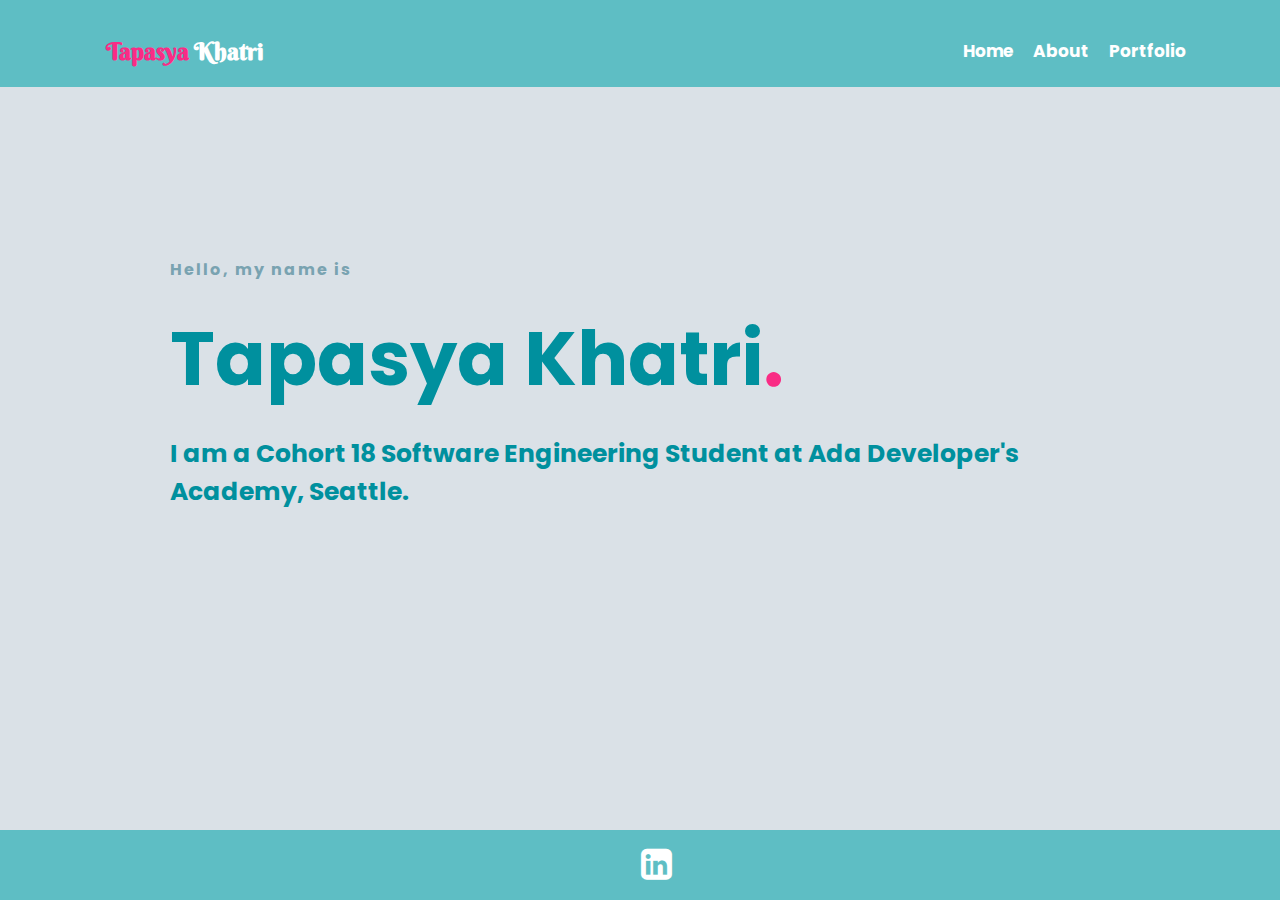
<file: index.html>
<!DOCTYPE html>
<html lang="en">

<head>
  <meta charset="UTF-8">
  <meta http-equiv="X-UA-Compatible" content="IE=edge">
  <meta name="viewport" content="width=device-width, initial-scale=1.0">
  <title>Tapasya's Portfolio Site: Home</title>
  <link rel="stylesheet" href="/stylesheets/index.css">
  <link rel="stylesheet" href="https://cdnjs.cloudflare.com/ajax/libs/font-awesome/4.7.0/css/font-awesome.min.css">

</head>

<body>
  <header class="navbar">
    <section class="container">
      <h2 class="logo">Tapasya <span>Khatri</span></h2>
      <nav>
        <ul>
          <li><a href="index.html">Home</a></li>
          <li><a href="about.html">About</a></li>
          <li><a href="portfolio.html">Portfolio</a></li>
          <!-- <li><a href="blog.html">Blog</a></li> -->
        </ul>
      </nav>
    </section>
  </header>

  <main class="content">
    <h4>Hello, my name is</h4>
    <h1>Tapasya Khatri<span>.</span></h1>
    <h3>I am a Cohort 18 Software Engineering Student at Ada Developer's Academy, Seattle. </h3>
  </main>

  <footer class="mainpage-footer">
    <nav class="social">
      <a href="https://www.linkedin.com/in/tapasyakhatri/"><i class="fa fa-linkedin-square"
          style="font-size:36px"></i></a>
    </nav>
  </footer>

</body>

</html>
</file>
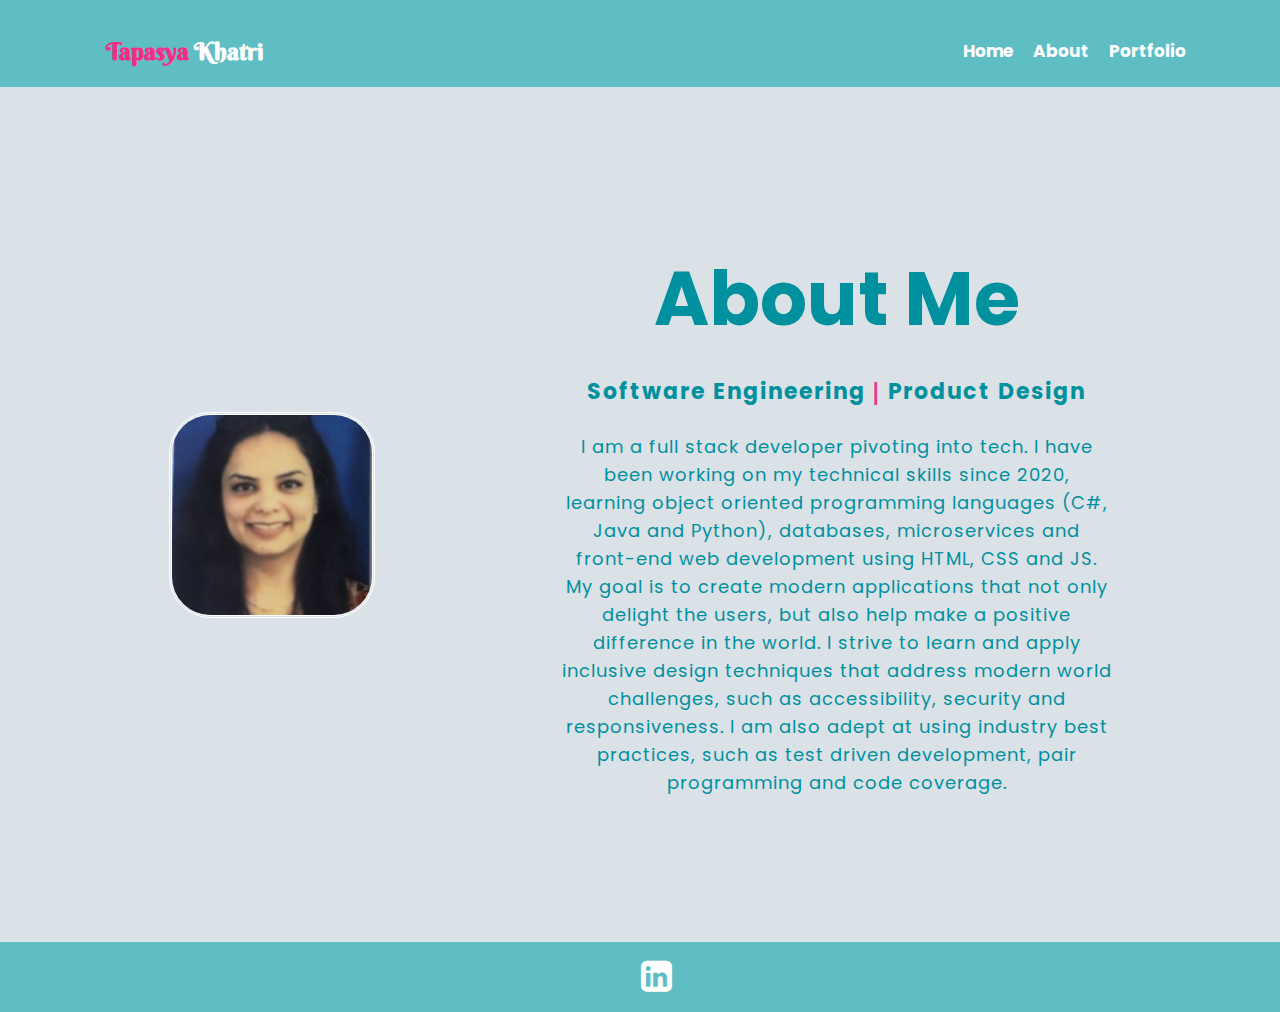
<file: about.html>
<!DOCTYPE html>
<html lang="en">

<head>
  <meta charset="UTF-8">
  <meta http-equiv="X-UA-Compatible" content="IE=edge">
  <meta name="viewport" content="width=device-width, initial-scale=1.0">
  <title>About Me</title>
  <link rel="stylesheet" href="/stylesheets/about.css">
  <link rel="stylesheet" href="https://cdnjs.cloudflare.com/ajax/libs/font-awesome/4.7.0/css/font-awesome.min.css">
</head>


<body>
  <header class="navbar">
    <section class="container">
      <h2 class="logo">Tapasya <span>Khatri</span></h2>
      <nav>
        <ul>
          <li><a href="index.html">Home</a></li>
          <li><a href="about.html">About</a></li>
          <li><a href="portfolio.html">Portfolio</a></li>
          <!-- <li><a href="blog.html">Blog</a></li> -->
        </ul>
      </nav>
    </section>
  </header>

  <main class="about-content">
    <img src="/images/TapasyaProfilePic.jpg" alt="TapasyaProfilePic">
    <section class="about-text">
      <h2>About Me</h2>
      <h5>Software Engineering <span>|</span> Product Design</h5>
      <p>I am a full stack developer pivoting into tech. I have been working on my
        technical skills since 2020, learning object oriented programming languages
        (C#, Java and Python), databases, microservices and front-end web development
        using HTML, CSS and JS. My goal is to create modern applications that not
        only delight the users, but also help make a positive difference in the world.
        I strive to learn and apply inclusive design techniques that address modern
        world challenges, such as accessibility, security and responsiveness.
        I am also adept at using industry best practices, such as test driven
        development, pair programming and code coverage.
      </p>
    </section>
  </main>

  <footer class="about-footer">
    <nav class="social">
      <a href="https://www.linkedin.com/in/tapasyakhatri/"><i class="fa fa-linkedin-square"
          style="font-size:36px"></i></a>
    </nav>

  </footer>

</body>

</html>
</file>
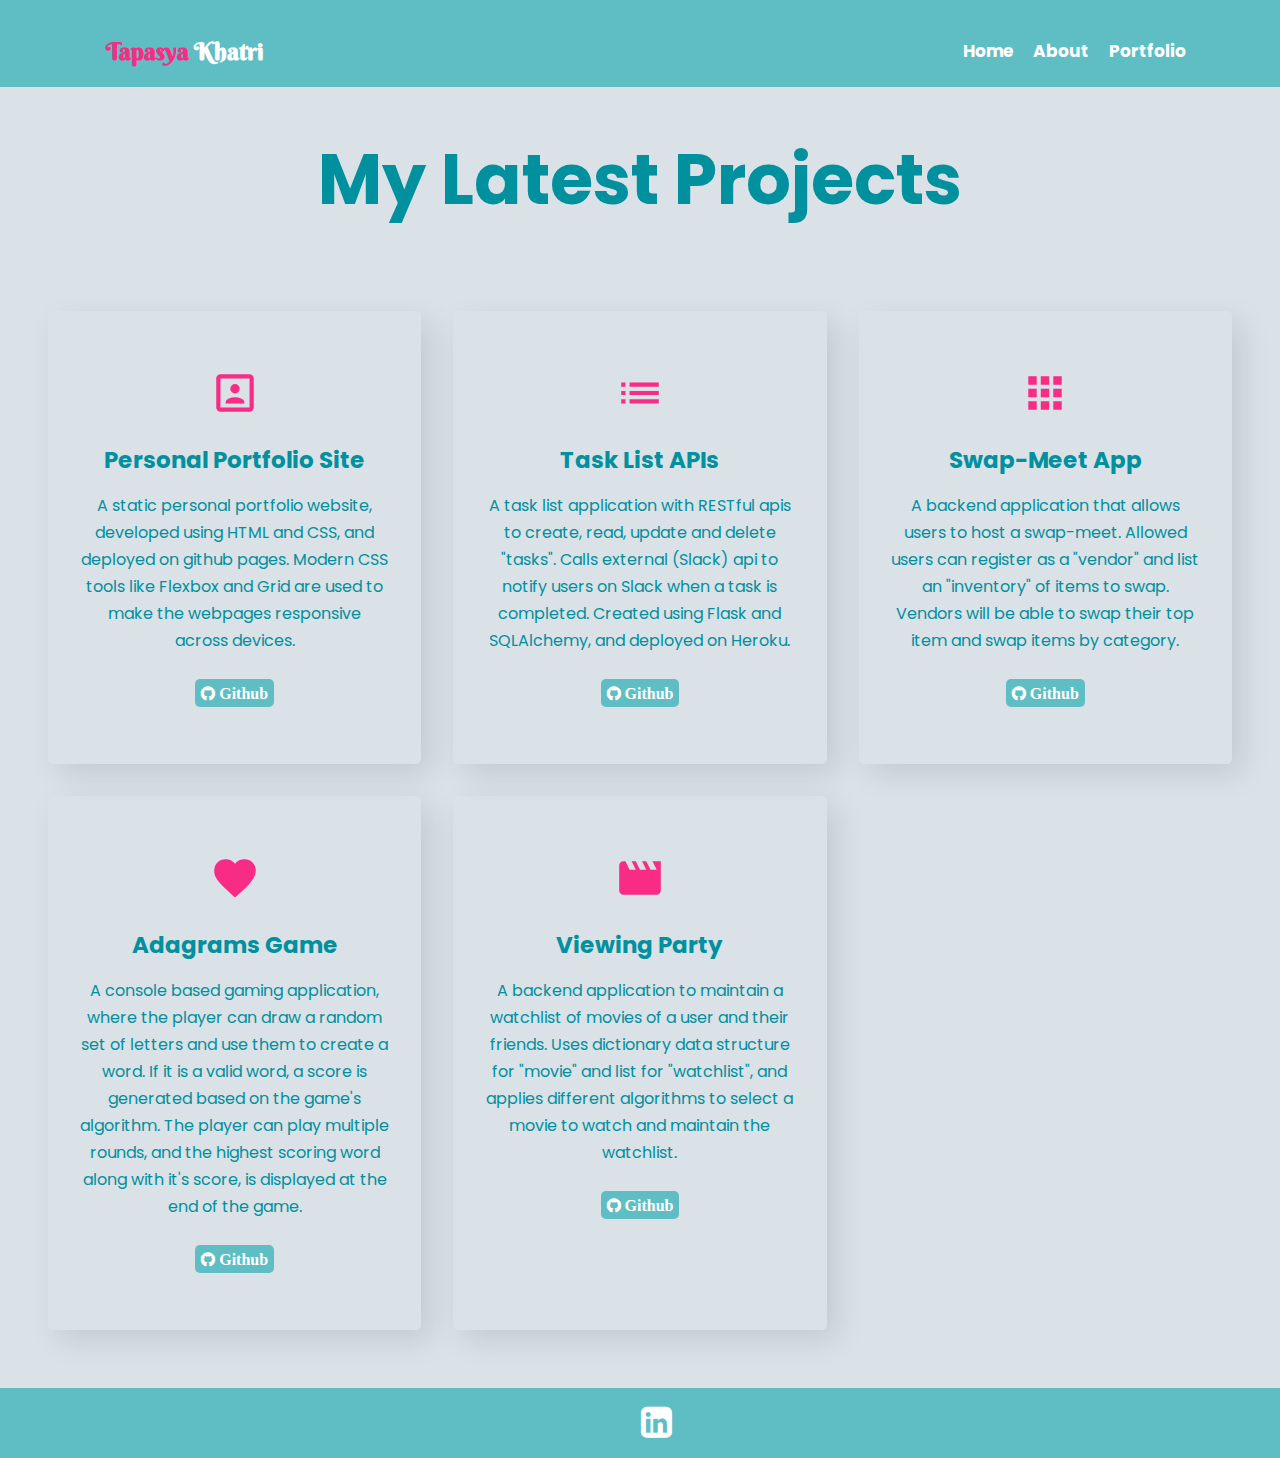
<file: portfolio.html>
<!DOCTYPE html>
<html lang="en">

<head>
  <meta charset="UTF-8">
  <meta http-equiv="X-UA-Compatible" content="IE=edge">
  <meta name="viewport" content="width=device-width, initial-scale=1.0">
  <title>Portfolio</title>
  <link rel="stylesheet" href="/stylesheets/portfolio.css">
  <link rel="stylesheet" href="https://fonts.googleapis.com/icon?family=Material+Icons">
  <!-- Add icon library -->
  <link rel="stylesheet" href="https://cdnjs.cloudflare.com/ajax/libs/font-awesome/4.7.0/css/font-awesome.min.css">


</head>

<body>

  <header class="navbar">
    <section class="container">
      <h2 class="logo">Tapasya <span>Khatri</span></h2>
      <nav>
        <ul>
          <li><a href="index.html">Home</a></li>
          <li><a href="about.html">About</a></li>
          <li><a href="portfolio.html">Portfolio</a></li>
        </ul>
      </nav>
    </section>
  </header>

  <main class="projects">
    <section class="title">
      <h2>My Latest Projects</h2>
    </section>

    <div class="box">

      <section class="card">
        <i class="material-icons">portrait</i>
        <h5>Personal Portfolio Site</h5>

        <p>A static personal portfolio website, developed using HTML and CSS,
          and deployed on github pages. Modern CSS tools like Flexbox and Grid
          are used to make the webpages responsive across devices.</p>
        <p class="button">
          <a href="https://github.com/takhat/personal-portfolio-site.git" class="fa fa-github"> Github</a>
        </p>

      </section>

      <section class="card">
        <i class="material-icons">list</i>
        <h5>Task List APIs</h5>

        <p>A task list application with RESTful apis to create, read, update
          and delete "tasks". Calls external (Slack) api to notify users on Slack
          when a task is completed. Created using Flask and SQLAlchemy, and
          deployed on Heroku.</p>
        <p class="button">
          <a href="https://github.com/takhat/task-list-api.git" class="fa fa-github"> Github</a>
        </p>

      </section>

      <section class="card">
        <i class="material-icons">apps</i>
        <h5>Swap-Meet App</h5>

        <p>A backend application that allows users to host a swap-meet. Allowed users
          can register as a "vendor" and list an "inventory" of items to swap.
          Vendors will be able to swap their top item and swap items by category.</p>

        <p class="button">
          <a href="https://github.com/takhat/swap-meet.git" class="fa fa-github"> Github</a>
        </p>

      </section>

      <section class="card">
        <i class="material-icons">favorite</i>
        <h5>Adagrams Game</h5>

        <p>A console based gaming application, where the player can draw a random set of
          letters and use them to create a word. If it is a valid word, a score is
          generated based on the game's algorithm. The player can play multiple rounds,
          and the highest scoring word along with it's score, is displayed at the end of
          the game.</p>

        <p class="button">
          <a href="https://github.com/takhat/adagrams-py.git" class="fa fa-github"> Github</a>
        </p>

      </section>

      <section class="card">
        <i class="material-icons">movie</i>
        <h5>Viewing Party</h5>

        <p>A backend application to maintain a watchlist of movies of a user and their friends. Uses
          dictionary data structure for "movie" and list for "watchlist", and applies different
          algorithms to select a movie to watch and maintain the watchlist.</p>

        <p class="button">
          <a href="https://github.com/takhat/viewing-party.git" class="fa fa-github"> Github</a>
        </p>

      </section>
    </div>
  </main>

  <footer class="mainpage-footer">
    <nav class="social">
      <a href="https://www.linkedin.com/in/tapasyakhatri/"><i class="fa fa-linkedin-square"
          style="font-size:36px"></i></a>
    </nav>
  </footer>

</body>

</html>
</file>
<file: stylesheets/index.css>
@import url('https://fonts.googleapis.com/css2?family=Poppins:wght@100;200;300;400;500;600&display=swap');
@import url('https://fonts.googleapis.com/css2?family=Berkshire+Swash&family=Great+Vibes&display=swap');

* {
    margin: 0px;
    padding: 0px;
    /* box-sizing: border-box; */
    font-family: 'Poppins', sans-serif;
}

body {
    font-family: sans-serif;
    text-align: center;
    background-color: #dae1e7;
}

body {
    display: flex;
    flex-direction: column;
    min-height: 100vh;
/*     min-height:calc(100vw - 16px); */
}

header {
    padding: 1rem;
}

.navbar {
    width: 100%;
    color: #fff;
    background-color: #5EBEC4;
    height: 55px;
}

.navbar .container {
    max-width: 1100px;
    margin: 0px auto;
    display: flex;
    justify-content: space-between;
    align-items: center;
    height: 70px;
}

.logo {
    font-family: 'Berkshire Swash';
    font-size: x-large;
    color: #F92C85
}

span {
    color: #fff;
    font-family: 'Berkshire Swash', cursive;
}

nav {
    display: flex;
}

nav ul {
    display: flex;
    margin-right: 10px;
}

nav ul li {
    list-style: none;
}

nav ul li a {
    color: #fff;
    text-decoration: none;
    font-size: 17px;
    margin: 0px 10px;
    text-transform: capitalize;
    font-weight: bold;
}

nav ul li a:hover {
    transition: 0.4s ease;
    color: #F92C85;
}

main {
    padding: 1rem;
    flex-grow: 1;
    background: #dae1e7;

}

main.content {
    display: flex;
    flex-direction: column;
    width: 80%;

    position: relative;
    /* left: 8%; */
    transform: translateY(0%);
}

main.content h1 {
    color: #00909e;
    margin: 20px 0px 20px;
    font-size: 75px;
    text-align: left;
    margin-left: 15%;
}

main.content h1 span {
    color: #F92C85;
    margin: 20px 0px 20px;
    font-size: 75px;
}

main.content h3 {
    color: #00909e;
    font-size: 25px;
    margin-bottom: 50px;
    margin-left: 15%;
    text-align: left;
}

main.content h4 {
    color: #79a3b1;
    letter-spacing: 2px;
    font-size: 20 px;
    margin-top: 15%;
    margin-left: 15%;
    text-align: left;
}

footer {
    background-color: #5EBEC4;
    padding: 1rem;
    width: 100%;
}

footer nav.social {
    display: flex;
    justify-content: center;
}

footer nav.social a {
    text-decoration: none;
    color: #fff;
}

footer nav.social a:hover {
    transition: 0.4s ease;
    color: #F92C85;
}
</file>
<file: stylesheets/about.css>
@import url('https://fonts.googleapis.com/css2?family=Poppins:wght@100;200;300;400;500;600&display=swap');
@import url('https://fonts.googleapis.com/css2?family=Berkshire+Swash&family=Great+Vibes&display=swap');

* {

    margin: 0px;
    padding: 0px;
    font-family: 'Poppins', sans-serif;
}

body {
    font-family: sans-serif;
    text-align: center;
    background-color: #dae1e7;
}

body {
    display: flex;
    flex-direction: column;
    min-height: calc(100vh-16px);
}

header {
    background-color: lightblue;
    padding: 1rem;
}

.navbar {
    width: 100%;
    color: #fff;
    background-color: #5EBEC4;
    height: 55px;
}

.navbar .container {
    max-width: 1100px;
    margin: 0px auto;
    display: flex;
    justify-content: space-between;
    align-items: center;
    height: 70px;
}

.logo {
    font-family: 'Berkshire Swash';
    font-size: x-large;
    color: #F92C85
}

span {
    color: #fff;
    font-family: 'Berkshire Swash', cursive;
}

nav {
    display: flex;
}

nav ul {
    display: flex;
    margin-right: 10px;
}

nav ul li {
    list-style: none;
}

nav ul li a {
    color: #fff;
    text-decoration: none;
    font-size: 17px;
    margin: 0px 10px;
    text-transform: capitalize;
    font-weight: bold;
}

nav ul li a:hover {
    transition: 0.4s ease;
    color: #F92C85;
}

main {
    padding: 1rem;
    flex-grow: 1;
}

.about-content {
    width: 100%;
    padding: 100px 0px;
    background-color: #dae1e7;
    color: #00909e
}

.about-content img {
    height: auto;
    width: 200px;
    border-radius: 20%;
    border-style: double;
    color: #fff;
}

.about-text {
    max-width: 550px;
}

main.about-content {
    display: flex;
    flex-wrap: wrap;
    width: 1130px;
    max-width: 100%;
    margin: 0 auto;
    align-items: center;
    justify-content: space-around;
}

.about-text h2 {
    padding-top: 10%;
    font-size: 75px;
    text-transform: capitalize;
    margin-bottom: 20px;
}

.about-text h5 span {
    color: #F92C85
}

.about-text h5 {
    letter-spacing: 2px;
    font-size: 22px;
    margin-bottom: 25px;
    text-transform: capitalize;
}

.about-text p {
    color: #00909e;
    letter-spacing: 1px;
    line-height: 28px;
    font-size: 18px;
    margin-bottom: 45px;
}

.about-footer {
    background-color: #5EBEC4;
    padding: 1rem;
    width: 100%;
}

.about-footer nav.social {
    display: flex;
    justify-content: center;
}

.about-footer nav.social a {
    text-decoration: none;
    color: #fff;
}

.about-footer nav.social a:hover {
    transition: 0.4s ease;
    color: #F92C85;
}
</file>
<file: stylesheets/portfolio.css>
/* Portfolio Page */
@import url('https://fonts.googleapis.com/css2?family=Poppins:wght@100;200;300;400;500;600&display=swap');
@import url('https://fonts.googleapis.com/css2?family=Berkshire+Swash&family=Great+Vibes&display=swap');

* {
    margin: 0px;
    padding: 0px;
    /* box-sizing: border-box; */
    font-family: 'Poppins', sans-serif;
}

body {
    font-family: sans-serif;
    text-align: center;
    background-color: #dae1e7;
}

body {
    display: flex;
    flex-direction: column;
    min-height:calc(100vh - 16px);
}

header {
    padding: 1rem;
}

.navbar {
    width: 100%;
    color: #fff;
    background-color: #5EBEC4;
    height: 55px;
}

.navbar .container {
    max-width: 1100px;
    margin: 0px auto;
    display: flex;
    justify-content: space-between;
    align-items: center;
    height: 70px;
}

.logo {
    font-family: 'Berkshire Swash';
    font-size: x-large;
    color: #F92C85
}

span {
    color: #fff;
    font-family: 'Berkshire Swash', cursive;
}

nav {
    display: flex;
}

nav ul {
    display: flex;
    margin-right: 10px;
}

nav ul li {
    list-style: none;
}

nav ul li a {
    color: #fff;
    text-decoration: none;
    font-size: 17px;
    margin: 0px 10px;
    text-transform: capitalize;
    font-weight: bold;
}

nav ul li a:hover {
    transition: 0.4s ease;
    color: #F92C85;
}

main {
    padding: 1rem;
    flex-grow: 1;
    background: #dae1e7;

}

main.content {
    display: flex;
    flex-direction: column;
    width: 80%;
    position: relative;
    transform: translateY(0%);
}

main.content h1 {
    color: #00909e;
    margin: 20px 0px 20px;
    font-size: 75px;
    text-align: left;
    margin-left: 15%;
}

main.content h1 span {
    color: #F92C85;
    margin: 20px 0px 20px;
    font-size: 75px;
}

main.content h3 {
    color: #00909e;
    font-size: 25px;
    margin-bottom: 50px;
    margin-left: 15%;
    text-align: left;
}

main.content h4 {
    color: #79a3b1;
    letter-spacing: 2px;
    font-size: 20 px;
    margin-top: 15%;
    margin-left: 15%;
    text-align: left;
}

.projects {
    background: #dae1e7;
    width: 100%;
    padding: 10px 0px;
}

.title h2 {
    color: #00909e;
    font-size: 70px;
    width: 100%;
    margin: 30px auto;
    text-align: center;
}

.box {
    padding: 3em;
    position: relative;
    display: grid;
    grid-gap: 2em;
    grid-template-columns: repeat(auto-fit, minmax(310px, 1fr));
}

.card {
    padding: 2em;
    border-radius: .3em;
    box-shadow: 10px 10px 30px rgba(0, 0, 0, .1);
}

.card i {
    font-size: 50px;
    display: block;
    color: #F92C85;
    text-align: center;
    margin: 25px 0px;
}

.card h5 {
    color: #00909e;
    font-size: 23px;
    margin-bottom: 15px;
    text-align: center;
}

.card p {
    margin-top: 0;
    color: #00909e;
    text-align: center;
    font-size: 16px;
    line-height: 27px;
    margin-bottom: 25px;
}

.card .button a {
    background-color: #5EBEC4;
    color: #fff;
    text-decoration: none;
    border: 1px solid transparent;
    font-weight: bold;
    padding: 5px 5px;
    border-radius: 5px;
    transition: .2s ease;
    text-align: center;
}

.card .button a:hover {
    background-color: #00909e;
    color: #F92C85;
    transition: 0.4s ease;
    cursor: pointer;
}

footer {
    background-color: #5EBEC4;
    padding: 1rem;
    width: 100%;
}

footer nav.social {
    display: flex;
    justify-content: center;
}

footer nav.social a {
    text-decoration: none;
    color: #fff;
}

footer nav.social a:hover {
    transition: 0.4s ease;
    color: #F92C85;
}
</file>
